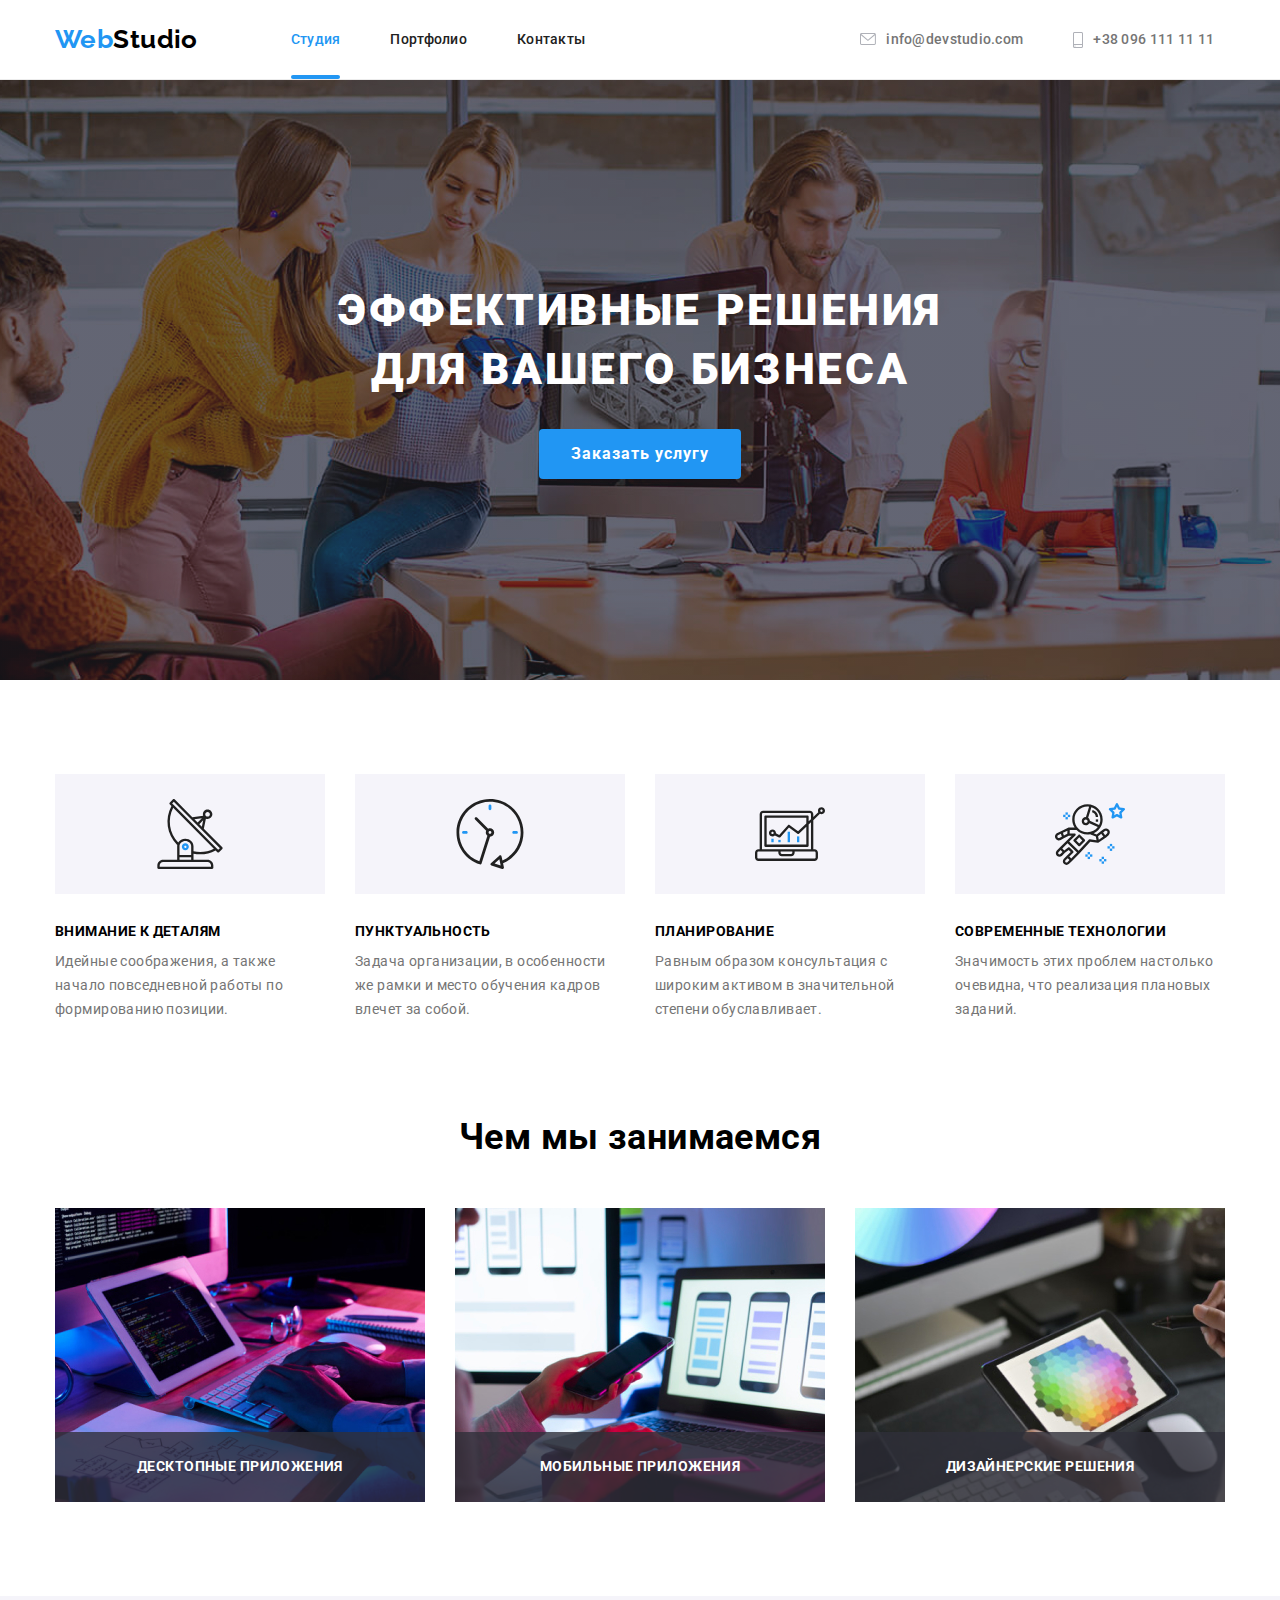
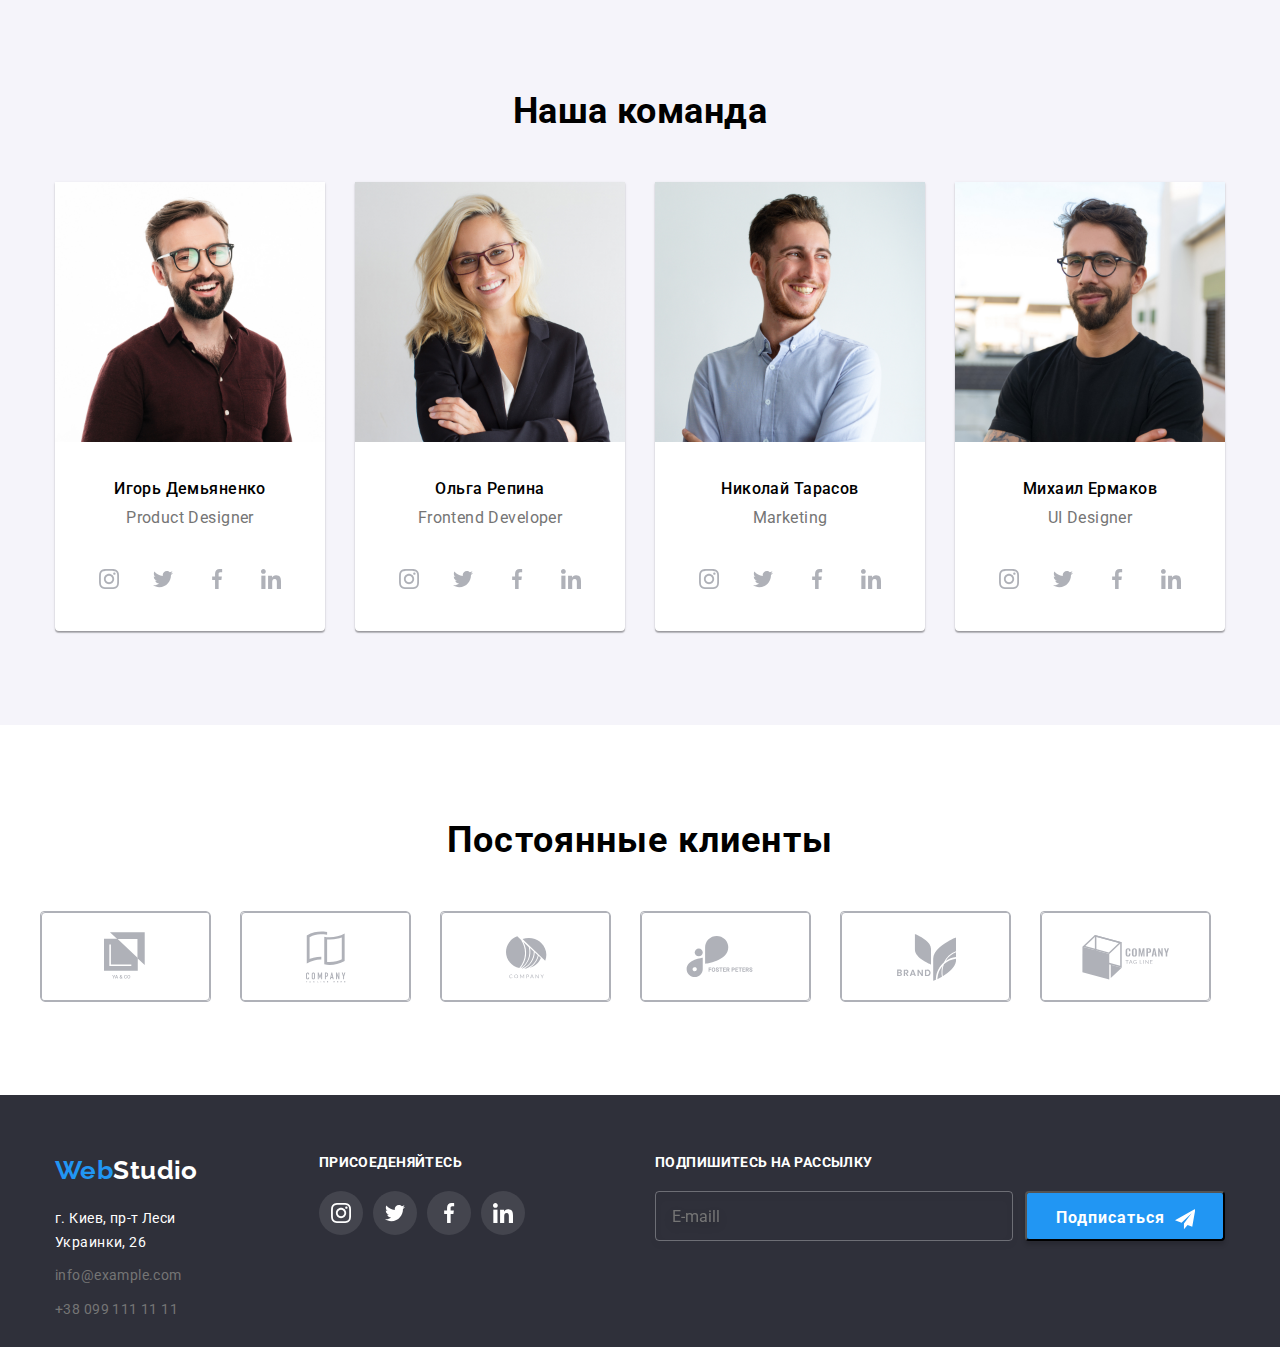
<file: index.html>
<!DOCTYPE html>
<html lang="en">
  <head>
    <meta charset="UTF-8" />
    <meta name="viewport" content="width=device-width, initial-scale=1.0" />
    <title>Студия</title>
    <link rel="preconnect" href="https://fonts.gstatic.com" />
    <link rel="stylesheet" href="https://fonts.googleapis.com/css2?family=Roboto:wght@400;500;700;900&display=swap" />
    <link rel="stylesheet" href="https://fonts.googleapis.com/css2?family=Raleway:wght@700&display=swap" />
    <link
      rel="stylesheet"
      href="https://cdnjs.cloudflare.com/ajax/libs/modern-normalize/0.2.0/modern-normalize.min.css"
    />
    <link rel="stylesheet" href="./css/styles.css" />
  </head>

  <body>
    <!--Шапка-->
    <header class="page-header">
      <div class="container nav">
        <a href=""><span class="logo">Web</span><span class="second-logo">Studio</span></a>
        <nav class="nav-menu">
          <ul class="site-nav list">
            <li class="item">
              <a class="link current" href="./index.html">Студия</a>
            </li>
            <li class="item">
              <a class="link" href="./portfolio.html">Портфолио</a>
            </li>
            <li class="item"><a class="link" href="">Контакты</a></li>
          </ul>
        </nav>
        <ul class="list address">
          <li class="link address-item">
            <a class="link contacts-link" href="mailto:">
              <svg class="icon-envelope">
                <use href="./images/sprite.svg#icon-envelope"></use>
              </svg>
              info@devstudio.com
            </a>
          </li>
          <li class="link address-item">
            <a class="link contacts-link" href="tel:+380961111111">
              <svg class="icon-smartphone">
                <use href="./images/sprite.svg#icon-smartphone"></use>
              </svg>
              +38 096 111 11 11
            </a>
          </li>
        </ul>
      </div>
    </header>
    <!--Section hero-->
    <main>
      <section class="hero overley">
        <div class="container">
          <h1 class="title-hero">Эффективные решения <br />для вашего бизнеса</h1>
          <button class="button-hero" type="button" data-modal-open>Заказать услугу</button>
        </div>
      </section>
      <!--Особенности-->
      <section class="section features">
        <div class="container">
          <h2 class="visually-hidden">О нас</h2>
          <ul class="list features-list">
            <li class="features-item antenna">
              <h3 class="features-title">Внимание к деталям</h3>
              <p class="features-text">
                Идейные соображения, а также начало повседневной работы по формированию позиции.
              </p>
            </li>
            <li class="features-item clock">
              <h3 class="features-title">Пунктуальность</h3>
              <p class="features-text">
                Задача организации, в особенности же рамки и место обучения кадров влечет за собой.
              </p>
            </li>
            <li class="features-item diagrama">
              <h3 class="features-title">Планирование</h3>
              <p class="features-text">
                Равным образом консультация с широким активом в значительной степени обуславливает.
              </p>
            </li>
            <li class="features-item astronaut">
              <h3 class="features-title">Современные технологии</h3>
              <p class="features-text">Значимость этих проблем настолько очевидна, что реализация плановых заданий.</p>
            </li>
          </ul>
        </div>
      </section>
      <!--Операции-->
      <section class="section">
        <div class="container">
          <h2 class="operation-title">Чем мы занимаемся</h2>
          <ul class="list operation-list">
            <li class="operation">
              <img src="./images/img.jpg" class="operation-img" alt="компьютер" width="370" />
              <p class="lable">Десктопные приложения</p>
            </li>
            <li class="operation">
              <img src="./images/img(2).jpg" class="operation-img" alt="планшет" width="370" />
              <p class="lable">Мобильные приложения</p>
            </li>
            <li class="operation">
              <img src="./images/img(1).jpg" class="operation-img" alt="смартфон" width="370" />
              <p class="lable">Дизайнерские решения</p>
            </li>
          </ul>
        </div>
      </section>

      <!--Команда-->
      <section class="section team">
        <div class="container">
          <h2 class="team-title">Наша команда</h2>
          <ul class="list team-list">
            <li class="team-item">
              <img src="./images/img(3).jpg" class="team-img" alt="Игорь Демьяненко" width="270" />
              <h3 class="name">Игорь Демьяненко</h3>
              <p class="position">Product Designer</p>
              <ul class="list social-icons">
                <li class="social-icons-item">
                  <a href="" class="social-icons-link" target="_blank" rel="noopener noreferrer">
                    <svg class="icon">
                      <use href="./images/sprite.svg#icon-instagram"></use>
                    </svg>
                  </a>
                </li>
                <li class="social-icons-item">
                  <a href="" class="social-icons-link" target="_blank" rel="noopener noreferrer">
                    <svg class="icon">
                      <use href="./images/sprite.svg#icon-twitter"></use>
                    </svg>
                  </a>
                </li>
                <li class="social-icons-item">
                  <a href="" class="social-icons-link" target="_blank" rel="noopener noreferrer">
                    <svg class="icon">
                      <use href="./images/sprite.svg#icon-facebook"></use>
                    </svg>
                  </a>
                </li>
                <li class="social-icons-item">
                  <a href="" class="social-icons-link" target="_blank" rel="noopener noreferrer">
                    <svg class="icon">
                      <use href="./images/sprite.svg#icon-linkedin"></use>
                    </svg>
                  </a>
                </li>
              </ul>
            </li>
            <li class="team-item">
              <img src="./images/img(4).jpg" class="team-img" alt="Ольга Репина" width="270" />
              <h3 class="name">Ольга Репина</h3>
              <p class="position">Frontend Developer</p>
              <ul class="list social-icons">
                <li class="social-icons-item">
                  <a href="" class="social-icons-link" target="_blank" rel="noopener noreferrer">
                    <svg class="icon">
                      <use href="./images/sprite.svg#icon-instagram"></use>
                    </svg>
                  </a>
                </li>
                <li class="social-icons-item">
                  <a href="" class="social-icons-link" target="_blank" rel="noopener noreferrer">
                    <svg class="icon">
                      <use href="./images/sprite.svg#icon-twitter"></use>
                    </svg>
                  </a>
                </li>
                <li class="social-icons-item">
                  <a href="" class="social-icons-link" target="_blank" rel="noopener noreferrer">
                    <svg class="icon">
                      <use href="./images/sprite.svg#icon-facebook"></use>
                    </svg>
                  </a>
                </li>
                <li class="social-icons-item">
                  <a href="" class="social-icons-link" target="_blank" rel="noopener noreferrer">
                    <svg class="icon">
                      <use href="./images/sprite.svg#icon-linkedin"></use>
                    </svg>
                  </a>
                </li>
              </ul>
            </li>
            <li class="team-item">
              <img src="./images/img(5).jpg" class="team-img" alt="Николай Тарасов" width="270" />
              <h3 class="name">Николай Тарасов</h3>
              <p class="position">Marketing</p>
              <ul class="list social-icons">
                <li class="social-icons-item">
                  <a href="" class="social-icons-link" target="_blank" rel="noopener noreferrer">
                    <svg class="icon">
                      <use href="./images/sprite.svg#icon-instagram"></use>
                    </svg>
                  </a>
                </li>
                <li class="social-icons-item">
                  <a href="" class="social-icons-link" target="_blank" rel="noopener noreferrer">
                    <svg class="icon">
                      <use href="./images/sprite.svg#icon-twitter"></use>
                    </svg>
                  </a>
                </li>
                <li class="social-icons-item">
                  <a href="" class="social-icons-link" target="_blank" rel="noopener noreferrer">
                    <svg class="icon">
                      <use href="./images/sprite.svg#icon-facebook"></use>
                    </svg>
                  </a>
                </li>
                <li class="social-icons-item">
                  <a href="" class="social-icons-link" target="_blank" rel="noopener noreferrer">
                    <svg class="icon">
                      <use href="./images/sprite.svg#icon-linkedin"></use>
                    </svg>
                  </a>
                </li>
              </ul>
            </li>
            <li class="team-item">
              <img src="./images/img(6).jpg" class="team-img" alt="Михаил Ермаков" width="270" />
              <h3 class="name">Михаил Ермаков</h3>
              <p class="position">UI Designer</p>
              <ul class="list social-icons">
                <li class="social-icons-item">
                  <a href="" class="social-icons-link" target="_blank" rel="noopener noreferrer">
                    <svg class="icon">
                      <use href="./images/sprite.svg#icon-instagram"></use>
                    </svg>
                  </a>
                </li>
                <li class="social-icons-item">
                  <a href="" class="social-icons-link" target="_blank" rel="noopener noreferrer">
                    <svg class="icon">
                      <use href="./images/sprite.svg#icon-twitter"></use>
                    </svg>
                  </a>
                </li>
                <li class="social-icons-item">
                  <a href="" class="social-icons-link" target="_blank" rel="noopener noreferrer">
                    <svg class="icon">
                      <use href="./images/sprite.svg#icon-facebook"></use>
                    </svg>
                  </a>
                </li>
                <li class="social-icons-item">
                  <a href="" class="social-icons-link" target="_blank" rel="noopener noreferrer">
                    <svg class="icon">
                      <use href="./images/sprite.svg#icon-linkedin"></use>
                    </svg>
                  </a>
                </li>
              </ul>
            </li>
          </ul>
        </div>
      </section>
      <!--Клиенты-->
      <section class="clients">
        <div class="container">
          <h2 class="clients-title">Постоянные клиенты</h2>
          <ul class="clients-list list">
            <li class="items">
              <a href="" class="client-section-link">
                <svg class="client-icon" width="45" height="50">
                  <use href="./images/sprite.svg#icon-logo1"></use>
                </svg>
              </a>
            </li>
            <li class="items">
              <a href="" class="client-section-link">
                <svg class="client-icon" width="40" height="52">
                  <use href="./images/sprite.svg#icon-logo2"></use>
                </svg>
              </a>
            </li>
            <li class="items">
              <a href="" class="client-section-link">
                <svg class="client-icon" width="41" height="43">
                  <use href="./images/sprite.svg#icon-logo3"></use>
                </svg>
              </a>
            </li>
            <li class="items">
              <a href="" class="client-section-link">
                <svg class="client-icon" width="80" height="42">
                  <use href="./images/sprite.svg#icon-logo4"></use>
                </svg>
              </a>
            </li>
            <li class="items">
              <a href="" class="client-section-link">
                <svg class="client-icon" width="59" height="47">
                  <use href="./images/sprite.svg#icon-logo5"></use>
                </svg>
              </a>
            </li>
            <li class="items">
              <a href="" class="client-section-link">
                <svg class="client-icon" width="88" height="45">
                  <use href="./images/sprite.svg#icon-logo6"></use>
                </svg>
              </a>
            </li>
          </ul>
        </div>
      </section>
    </main>
    <!--Подвал-->
    <footer class="bottom">
      <div class="container">
        <div class="footer-container">
          <a href="/" class="logo-bottom">
            <span class="logo">Web</span><span class="second-logo-footer">Studio</span>
          </a>
          <address class="address-container">
            <ul class="list">
              <li class="footer-contact">
                <span class="street"> г. Киев, пр-т Леси Украинки, 26</span>
              </li>

              <li class="footer-contact">
                <a class="mail-footer" href="mailto:info@example.com">info@example.com</a>
              </li>

              <li class="footer-contact">
                <a class="tel-footer" href="tel:+380991111111">+38 099 111 11 11</a>
              </li>
            </ul>
          </address>
        </div>
        <div class="contact">
          <h3 class="social-title">Присоеденяйтесь</h3>
          <ul class="list social-list">
            <li class="social-item">
              <a href="" class="social-link" target="_blank" rel="noopener noreferrer">
                <svg class="social-icon">
                  <use href="./images/sprite.svg#icon-instagram"></use>
                </svg>
              </a>
            </li>
            <li class="social-item">
              <a href="" class="social-link" target="_blank" rel="noopener noreferrer">
                <svg class="social-icon">
                  <use href="./images/sprite.svg#icon-twitter"></use>
                </svg>
              </a>
            </li>
            <li class="social-item">
              <a href="" class="social-link" target="_blank" rel="noopener noreferrer">
                <svg class="social-icon">
                  <use href="./images/sprite.svg#icon-facebook"></use>
                </svg>
              </a>
            </li>
            <li class="social-item">
              <a href="" class="social-link" target="_blank" rel="noopener noreferrer">
                <svg class="social-icon">
                  <use href="./images/sprite.svg#icon-linkedin"></use>
                </svg>
              </a>
            </li>
          </ul>
        </div>
        <div class="e-mail-input">
          <h3 class="input-title">Подпишитесь на рассылку</h3>
          <form>
            <input type="text" name="maill" placeholder="E-maill" required class="input-footer" />
            <button type="submit" class="button-input">
              <span class="text-button">
                Подписаться
                <svg class="icon-send">
                  <use href="./images/sprite.svg#icon-icon-send"></use>
                </svg>
              </span>
            </button>
          </form>
        </div>
      </div>
    </footer>
    <div class="backdrop is-hidden" data-modal>
      <div class="modal">
        <button class="close" data-modal-close>
          <svg class="close-icon" width="18" height="18"><use href="./images/sprite.svg#icon-close"></use></svg>
        </button>
        <form class="modal-form">
          <p class="modal-title">Оставьте свои данные, мы вам перезвоним</p>
          <div class="form-modal-input">
            <label for="name">Имя</label>
            <input type="name" name="name" id="name" class="modal-input" required autocomplete="off" />
            <svg class="modal-icon">
              <use href="./images/sprite.svg#icon-person"></use>
            </svg>
          </div>
          <div class="form-modal-input">
            <label for="tel">Телефон</label>
            <input type="tel" name="tel" id="tel" class="modal-input" required />
            <svg class="modal-icon">
              <use href="./images/sprite.svg#icon-phone"></use>
            </svg>
          </div>
          <div class="form-modal-input">
            <label for="mail">Почта</label>
            <input type="mail" name="mail" id="mail" class="modal-input" autocomplete="off" />
            <svg class="modal-icon">
              <use href="./images/sprite.svg#icon-email"></use>
            </svg>
          </div>
          <div class="form-modal-input">
            <label for="comment">Комментарий</label>
            <textarea class="comment-form" id="comment" placeholder="Введите текст" rows="6"></textarea>
          </div>
          <div class="form-check">
            <label>
              <input type="checkbox" class="input-check" />
              <span class="check-icon"></span>
              Соглашаюсь с рассылкой и принимаю
              <a href="" class="label-link">Условия договора</a>
            </label>
          </div>
          <button type="submit" class="form-button">Отправить</button>
        </form>
      </div>
    </div>
    <script src="./js/modal.js"></script>
  </body>
</html>
</file>
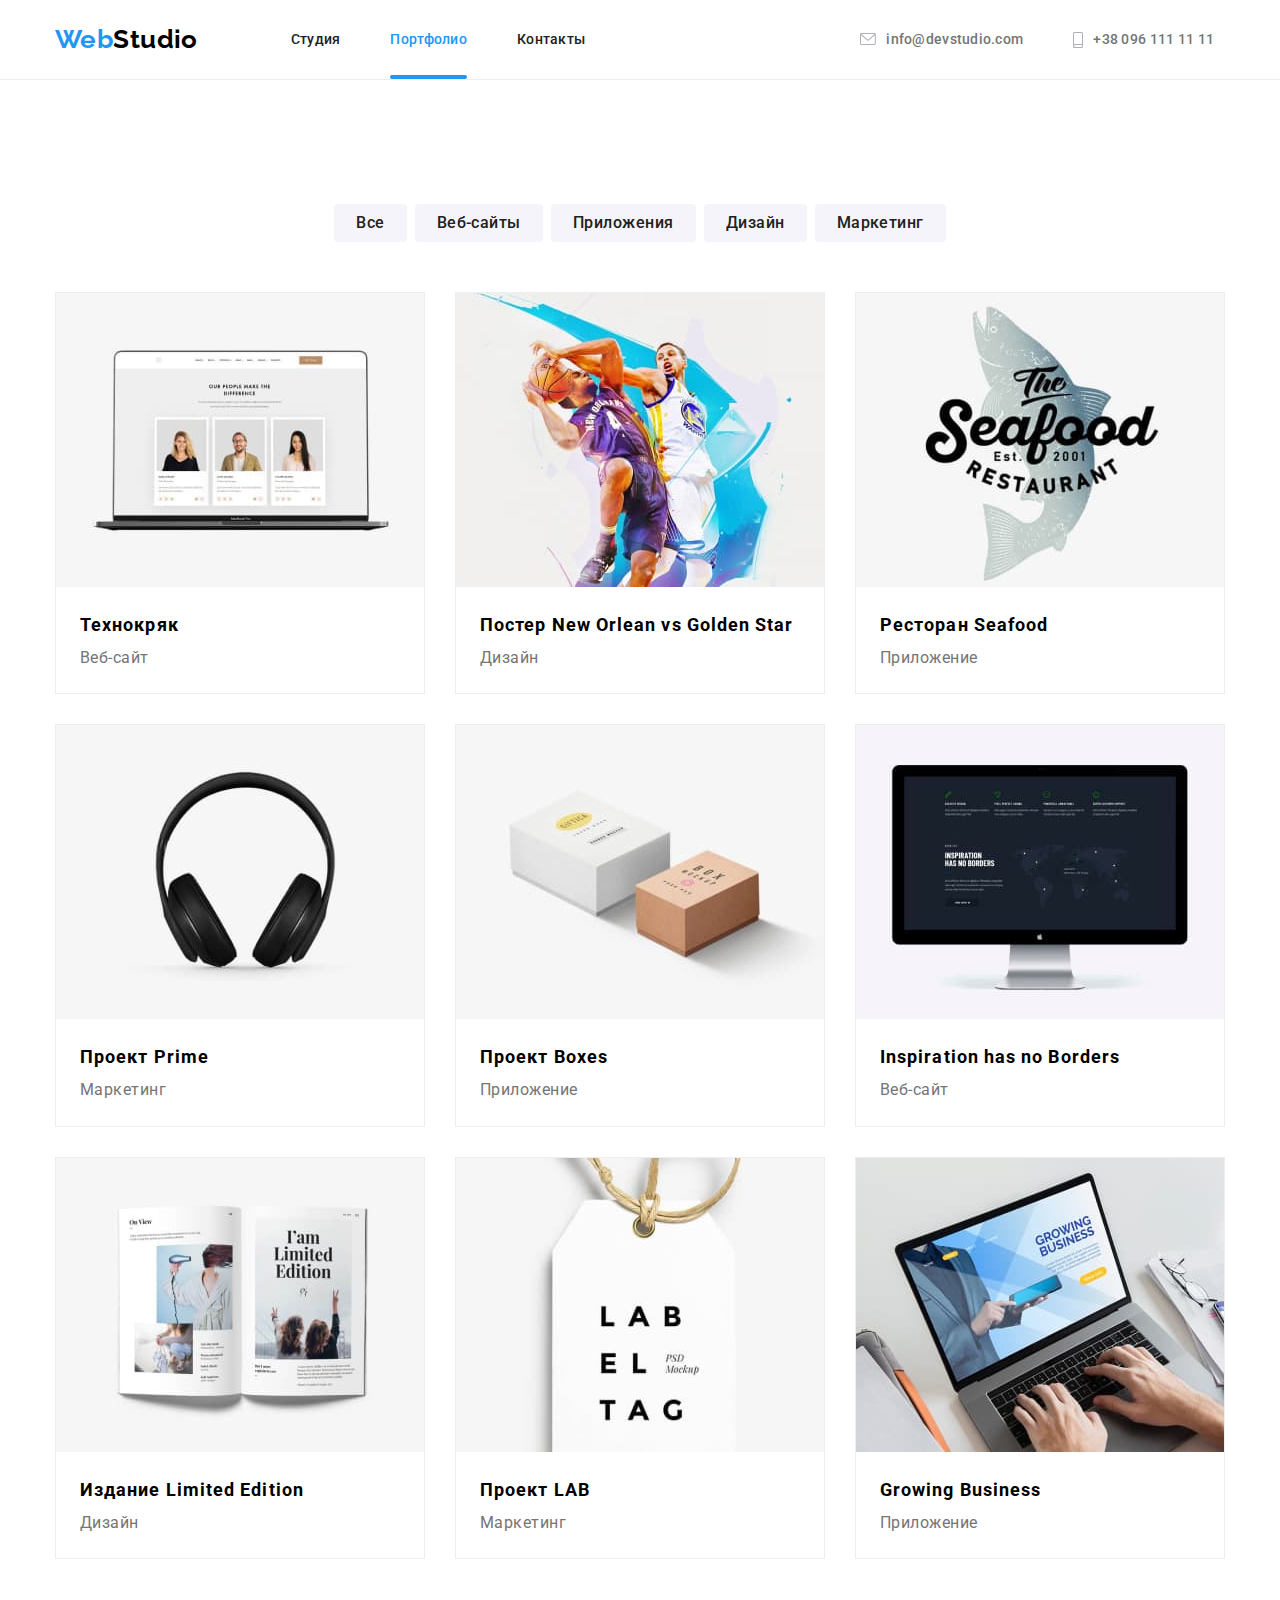
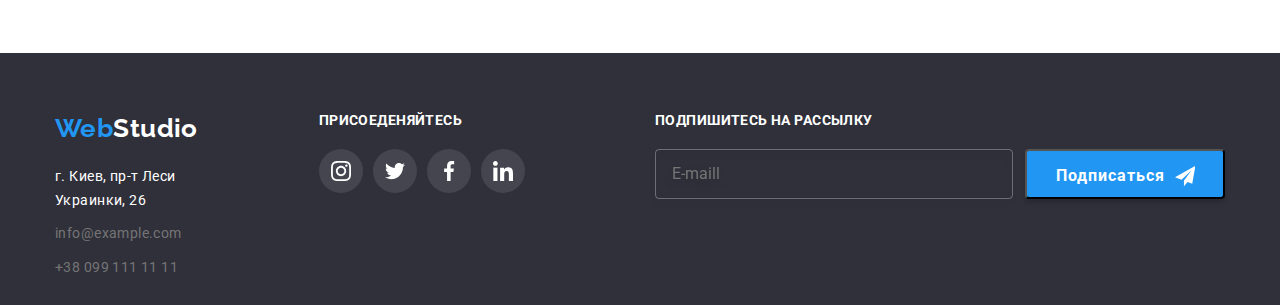
<file: portfolio.html>
<!DOCTYPE html>
<html lang="en">
  <head>
    <meta charset="UTF-8" />
    <meta http-equiv="X-UA-Compatible" content="IE=edge" />
    <meta name="viewport" content="width=device-width, initial-scale=1.0" />
    <title>Portfolio</title>
    <link rel="preconnect" href="https://fonts.gstatic.com" />
    <link rel="stylesheet" href="https://fonts.googleapis.com/css2?family=Roboto:wght@400;500;700;900&display=swap" />
    <link rel="stylesheet" href="https://fonts.googleapis.com/css2?family=Raleway:wght@700&display=swap" />
    <link
      rel="stylesheet"
      href="https://cdnjs.cloudflare.com/ajax/libs/modern-normalize/0.2.0/modern-normalize.min.css"
    />
    <link rel="stylesheet" href="./css/styles.css" />
  </head>
  <body>
    <!--Шапка-->
    <header class="page-header">
      <div class="container nav">
        <a href=""><span class="logo">Web</span><span class="second-logo">Studio</span></a>
        <nav class="nav-menu">
          <ul class="site-nav list">
            <li class="item"><a class="link" href="./index.html">Студия</a></li>
            <li class="item"><a class="link current" href="">Портфолио</a></li>
            <li class="item"><a class="link" href="">Контакты</a></li>
          </ul>
        </nav>
        <ul class="list address">
          <li class="link address-item">
            <a class="link contacts-link" href="mailto:">
              <svg class="icon-envelope">
                <use href="./images/sprite.svg#icon-envelope"></use>
              </svg>
              info@devstudio.com
            </a>
          </li>
          <li class="link address-item">
            <a class="link contacts-link" href="tel:+380961111111">
              <svg class="icon-smartphone">
                <use href="./images/sprite.svg#icon-smartphone"></use>
              </svg>
              +38 096 111 11 11
            </a>
          </li>
        </ul>
      </div>
    </header>
    <!--Главная-->
    <main>
      <section class="section projects">
        <div class="container">
          <h1 class="visually-hidden">Проекты</h1>

          <ul class="list buttons-block">
            <li class="buttons-item"><button class="portfolio-button" type="button">Все</button></li>
            <li class="buttons-item">
              <button class="portfolio-button" type="button">Веб-сайты</button>
            </li>
            <li class="buttons-item">
              <button class="portfolio-button" type="button">Приложения</button>
            </li>
            <li class="buttons-item">
              <button class="portfolio-button" type="button">Дизайн</button>
            </li>
            <li class="buttons-item">
              <button class="portfolio-button" type="button">Маркетинг</button>
            </li>
          </ul>

          <ul class="list projects-list">
            <li class="project-item">
              <a href="" class="project-link link">
                <div class="tumb">
                  <img src="./images/portfolio/img1.jpg" alt="фото на мониторе" class="project-img" width="370" />
                  <p class="overlay-project">
                    Технокряк это современная площадка распространения коронавируса. Компании используют эту платформу
                    для цифрового шпионажа и атак на защищённые сервера конкурентов.
                  </p>
                </div>
                <div class="projects-text">
                  <h2 class="product-name">Технокряк</h2>
                  <p class="product-description">Веб-сайт</p>
                </div>
              </a>
            </li>
            <li class="project-item">
              <a href="" class="project-link link">
                <div class="tumb">
                  <img src="./images/portfolio/img2.jpg" alt="баскетболисты" class="project-img" width="370" />
                  <p class="overlay-project">
                    Технокряк это современная площадка распространения коронавируса. Компании используют эту платформу
                    для цифрового шпионажа и атак на защищённые сервера конкурентов.
                  </p>
                </div>
                <div class="projects-text">
                  <h2 class="product-name">Постер New Orlean vs Golden Star</h2>
                  <p class="product-description">Дизайн</p>
                </div>
              </a>
            </li>
            <li class="project-item">
              <a href="" class="project-link link"
                ><div class="tumb">
                  <img src="./images/portfolio/img3.jpg" alt="ємблема ресторана" class="project-img" width="370" />
                  <p class="overlay-project">
                    Технокряк это современная площадка распространения коронавируса. Компании используют эту платформу
                    для цифрового шпионажа и атак на защищённые сервера конкурентов.
                  </p>
                </div>
                <div class="projects-text">
                  <h2 class="product-name">Ресторан Seafood</h2>
                  <p class="product-description">Приложение</p>
                </div>
              </a>
            </li>
            <li class="project-item">
              <a href="" class="project-link link"
                ><div class="tumb">
                  <img src="./images/portfolio/img4.jpg" alt="наушники" class="project-img" width="370" />
                  <p class="overlay-project">
                    Технокряк это современная площадка распространения коронавируса. Компании используют эту платформу
                    для цифрового шпионажа и атак на защищённые сервера конкурентов.
                  </p>
                </div>
                <div class="projects-text">
                  <h2 class="product-name">Проект Prime</h2>
                  <p class="product-description">Маркетинг</p>
                </div>
              </a>
            </li>
            <li class="project-item">
              <a href="" class="project-link link"
                ><div class="tumb">
                  <img src="./images/portfolio/img5.jpg" alt="коробки" class="project-img" width="370" />
                  <p class="overlay-project">
                    Технокряк это современная площадка распространения коронавируса. Компании используют эту платформу
                    для цифрового шпионажа и атак на защищённые сервера конкурентов.
                  </p>
                </div>
                <div class="projects-text">
                  <h2 class="product-name">Проект Boxes</h2>
                  <p class="product-description">Приложение</p>
                </div>
              </a>
            </li>
            <li class="project-item">
              <a href="" class="project-link link"
                ><div class="tumb">
                  <img src="./images/portfolio/img6.jpg" alt="монитор" class="project-img" width="370" />
                  <p class="overlay-project">
                    Технокряк это современная площадка распространения коронавируса. Компании используют эту платформу
                    для цифрового шпионажа и атак на защищённые сервера конкурентов.
                  </p>
                </div>
                <div class="projects-text">
                  <h2 class="product-name">Inspiration has no Borders</h2>
                  <p class="product-description">Веб-сайт</p>
                </div>
              </a>
            </li>
            <li class="project-item">
              <a href="" class="project-link link"
                ><div class="tumb">
                  <img src="./images/portfolio/img7.jpg" alt="журнал" class="project-img" width="370" />
                  <p class="overlay-project">
                    Технокряк это современная площадка распространения коронавируса. Компании используют эту платформу
                    для цифрового шпионажа и атак на защищённые сервера конкурентов.
                  </p>
                </div>
                <div class="projects-text">
                  <h2 class="product-name">Издание Limited Edition</h2>
                  <p class="product-description">Дизайн</p>
                </div>
              </a>
            </li>
            <li class="project-item">
              <a href="" class="project-link link"
                ><div class="tumb">
                  <img src="./images/portfolio/img8.jpg" alt="бирка" class="project-img" width="370" />
                  <p class="overlay-project">
                    Технокряк это современная площадка распространения коронавируса. Компании используют эту платформу
                    для цифрового шпионажа и атак на защищённые сервера конкурентов.
                  </p>
                </div>
                <div class="projects-text">
                  <h2 class="product-name">Проект LAB</h2>
                  <p class="product-description">Маркетинг</p>
                </div>
              </a>
            </li>
            <li class="project-item">
              <a href="" class="project-link link"
                ><div class="tumb">
                  <img src="./images/portfolio/img9.jpg" alt="ноутбкук" class="project-img" width="370" />
                  <p class="overlay-project">
                    Технокряк это современная площадка распространения коронавируса. Компании используют эту платформу
                    для цифрового шпионажа и атак на защищённые сервера конкурентов.
                  </p>
                </div>
                <div class="projects-text">
                  <h2 class="product-name">Growing Business</h2>
                  <p class="product-description">Приложение</p>
                </div>
              </a>
            </li>
          </ul>
        </div>
      </section>
    </main>
    <!--Подвал-->
    <footer class="bottom">
      <div class="container">
        <div class="footer-container">
          <a href="/" class="logo-bottom"
            ><span class="logo">Web</span><span class="second-logo-footer">Studio</span></a
          >
          <address class="address-container">
            <ul class="list">
              <li class="footer-contact"><span class="street"> г. Киев, пр-т Леси Украинки, 26</span></li>

              <li class="footer-contact"><a class="mail-footer" href="mailto:info@example.com">info@example.com</a></li>

              <li class="footer-contact"><a class="tel-footer" href="tel:+380991111111">+38 099 111 11 11</a></li>
            </ul>
          </address>
        </div>
        <div class="contact">
          <h3 class="social-title">Присоеденяйтесь</h3>
          <ul class="list social-list">
            <li class="social-item">
              <a href="" class="social-link" target="_blank" rel="noopener noreferrer">
                <svg class="social-icon">
                  <use href="./images/sprite.svg#icon-instagram"></use>
                </svg>
              </a>
            </li>
            <li class="social-item">
              <a href="" class="social-link" target="_blank" rel="noopener noreferrer">
                <svg class="social-icon">
                  <use href="./images/sprite.svg#icon-twitter"></use>
                </svg>
              </a>
            </li>
            <li class="social-item">
              <a href="" class="social-link" target="_blank" rel="noopener noreferrer">
                <svg class="social-icon">
                  <use href="./images/sprite.svg#icon-facebook"></use>
                </svg>
              </a>
            </li>
            <li class="social-item">
              <a href="" class="social-link" target="_blank" rel="noopener noreferrer">
                <svg class="social-icon">
                  <use href="./images/sprite.svg#icon-linkedin"></use>
                </svg>
              </a>
            </li>
          </ul>
        </div>
        <div class="e-mail-input">
          <h3 class="input-title">Подпишитесь на рассылку</h3>
          <form>
            <input type="text" name="maill" placeholder="E-maill" class="input-footer" />
            <button type="submit" class="button-input">
              <span class="text-button">
                Подписаться
                <svg class="icon-send">
                  <use href="./images/sprite.svg#icon-icon-send"></use>
                </svg>
              </span>
            </button>
          </form>
        </div>
      </div>
    </footer>
  </body>
</html>
</file>
<file: css/styles.css>
h1,
h2,
h3,
p,
ul {
  margin: 0;
  padding: 0;
  border: 0;
  font-size: 100%;
  font: inherit;
  vertical-align: baseline;
}
html {
  box-sizing: border-box;
}
:root {
  --primary-text-color: #757575;
  --title-text-color: #212121;
  --accent-color: #2196f3;
  --primary-white-color: #ffffff;
  --animation: 250ms cubic-bezier(0.4, 0, 0.2, 1);
}
a {
  text-decoration: none;
  font-style: normal;
}
body {
  background-color: var(--primary-white-color);
  color: var(--primary-text-color);
  font-family: Roboto, sans-serif;
  font-style: normal;
  font-weight: normal;
  font-size: 14px;
  line-height: 24px;
  letter-spacing: 0.03em;
}
.container {
  width: 1200px;
  margin: 0 auto;
  padding: 0 15px;
}
.section {
  padding: 94px 0;
}

/* Шапка*/
.page-header {
  display: flex;
  padding: 20px 0;
  height: 80px;
  border-bottom: 1px solid #ececec;
}

.page-header .container {
  display: flex;
  justify-content: flex-start;
  align-items: center;
}
.page-header {
  display: flex;
  padding: 20px 0;
  height: 80px;
  border-bottom: 1px solid #ececec;
  position: relative;
}
.site-nav {
  display: flex;
  margin-left: 93px;
}

.logo {
  font-family: Raleway;
  font-style: normal;
  font-weight: bold;
  font-size: 26px;
  line-height: 1.19;
  color: var(--accent-color);
}
.second-logo {
  font-family: Raleway;
  font-style: normal;
  font-weight: bold;
  font-size: 26px;
  line-height: 1.19px;
  color: black;
}

.site-nav .link {
  color: var(--title-text-color);
  font-weight: 500;
  font-size: 14px;
  line-height: 1.14;
  letter-spacing: 0.02em;
  transition: var(--animation);
}
.site-nav .current {
  color: var(--accent-color);
}

.current {
  display: flex;
  flex-direction: column;
  justify-content: center;
  color: var(--accent-color);
  height: 100%;
  position: relative;
}

.current::after {
  content: '';
  height: 4px;
  border-radius: 2px;
  background-color: var(--accent-color);
  color: var(--accent-color);
  margin-top: 28px;
  width: 100%;
  display: block;
}

.site-nav .link:hover,
:focus {
  color: var(--accent-color);
}
.nav {
  display: flex;
  flex-direction: row;
  align-items: baseline;
}
.nav-menu {
  margin-left: 93px;
  margin-right: 275px;
  margin-top: 32px;
}
.site-nav {
  display: flex;
  font-weight: 500;
  line-height: 1.14;
  letter-spacing: 0.02em;
}
.site-nav .item:not(:last-child) {
  margin-right: 50px;
}

.contacts-link {
  color: var(--primary-text-color);
}
.contacts-link:focus,
.contacts-link:hover {
  color: var(--accent-color);
}
.contacts-link:hover .icon-envelope,
.contacts-link:focus .icon-envelope,
.contacts-link:hover .icon-smartphone,
.contacts-link:focus .icon-smartphone {
  fill: var(--accent-color);
}

.address {
  display: flex;
  margin-left: auto;
}
.contacts-link {
  display: flex;
  align-items: center;
  padding-top: 7px;
  padding-bottom: 7px;

  font-weight: 500;
  line-height: 1.14;
  letter-spacing: 0.02em;
  transition: var(--animation);
}
.icon-envelope {
  width: 16px;
  height: 12px;
  margin-right: 10px;
  fill: #afb1b8;
  transition: var(--animation);
}
.icon-smartphone {
  margin-right: 10px;
  fill: #afb1b8;
  width: 10px;
  height: 16px;
  transition: var(--animation);
}
.address-item:not(:last-child) {
  margin-right: 50px;
}

.address-item:first-child {
  padding-left: 0;
}
.address-item {
  padding-top: 7px;
  padding-bottom: 7px;
  color: var(--secondary-text);
  font-weight: 500;
  line-height: 1.14;
  letter-spacing: 0.02em;
}

.list {
  list-style: none;
  margin: 0;
  padding: 0;
}
.visually-hidden {
  position: absolute !important;
  clip: rect(1px 1px 1px 1px);
  clip: rect(1px, 1px, 1px, 1px);
  padding: 0 !important;
  border: 0 !important;
  height: 1px !important;
  width: 1px !important;
  overflow: hidden;
}
/*section hero*/
.hero {
  height: 600px;
  padding-top: 200px;
  padding-bottom: 200px;
  text-align: center;
  background-color: #2f303a;
}
.title-hero {
  font-weight: 900;
  font-size: 44px;
  line-height: 1.34;
  text-align: center;
  letter-spacing: 0.06em;
  text-transform: uppercase;
  color: var(--primary-white-color);
  margin-top: 0;
  margin-bottom: 30px;
}
.button-hero {
  background-color: var(--accent-color);
  color: var(--primary-white-color);
  cursor: pointer;
  font-family: inherit;
  font-weight: 700;
  font-size: 16px;
  line-height: 1.87;
  align-items: center;
  letter-spacing: 0.06em;

  padding: 10px 32px;
  border-radius: 4px;
  border: none;
}
.overley {
  display: flex;
  align-items: center;
  height: 600px;
  margin-left: auto;
  margin-right: auto;
  background-image: linear-gradient(to right, rgba(47, 48, 58, 0.4), rgba(47, 48, 58, 0.4)), url(../images/hero.jpg);
  background-repeat: no-repeat;
  background-position: center;
  background-size: cover;
}
.hero {
  display: flex;
  justify-content: center;
}
h1,
h2,
h3 {
  color: black;
}
/* Портфолио*/
.buttons-block {
  display: flex;
  justify-content: center;
  margin-bottom: 50px;
}
.portfolio-button {
  background-color: #f5f4fa;
  color: var(--title-text-color);
  cursor: pointer;
  font-family: inherit;
  font-weight: 500;
  font-size: 16px;
  line-height: 1.63;

  letter-spacing: 0.03em;
  display: inline-block;
  margin-top: 30px;
  padding: 6px 22px;
  border-radius: 4px;
  border: none;
  margin-right: 8px;
  transition: var(--animation);
}
.buttons-item:last-child button {
  margin-right: 0;
}
.portfolio-button:focus,
.portfolio-button:hover {
  background-color: var(--accent-color);
  color: var(--primary-white-color);
}
.portfolio-button:focus,
.portfolio-button:hover {
  filter: drop-shadow(0px 4px 4px rgba(0, 0, 0, 0.25));
}
.tumb {
  position: relative;
  overflow: hidden;
  height: 294px;
}
.overlay-project {
  position: absolute;
  bottom: 0;
  left: 0;
  background-color: rgba(33, 150, 243, 0.9);
  width: 100%;
  height: 100%;
  color: var(--primary-white-color);
  padding: 63px 24px;
  font-weight: normal;
  font-size: 18px;
  line-height: 28px;
  letter-spacing: 0.03em;
  transform: translateY(100%);
  transition: var(--animation);
}
.project-item:hover .overlay-project {
  transform: translateY(0);
}
.project-item:focus .overlay-project {
  transform: translateY(0);
}
.projects-list {
  display: flex;
  flex-wrap: wrap;
}
.projects-text {
  padding: 0 24px;
  margin-top: 20px;
}
.project-item {
  display: block;
  width: calc((100% - 60px) / 3);
  margin-right: 30px;
  margin-bottom: 30px;

  border: 1px solid #eeeeee;
  background: #ffffff;
  box-sizing: border-box;
}
.project-link {
  display: block;
  padding-bottom: 20px;
}
.project-item:nth-child(3n) {
  margin-right: 0;
}

.project-item:nth-last-child(-n + 3) {
  margin-bottom: 0;
}
.project-item:hover {
  box-shadow: 0px 1px 1px rgba(0, 0, 0, 0.12), 0px 4px 4px rgba(0, 0, 0, 0.06), 1px 4px 6px rgba(0, 0, 0, 0.16);
}
.product-name {
  font-weight: 700;
  font-size: 18px;
  line-height: 2;
  letter-spacing: 0.06em;
}

.product-description {
  font-size: 16px;
  line-height: 1.89;
  letter-spacing: 0.03em;
  color: var(--primary-text-color);
}
/* Особенности*/
.features-list {
  display: flex;
  justify-content: space-between;
}
.features-item {
  min-width: 270px;
  max-width: 270px;
}
.features-list .features-item::before {
  display: block;
  content: '';
  height: 120px;
  background-color: #f5f4fa;
  background-position: center;
  background-repeat: no-repeat;
  margin-bottom: 30px;
}
.antenna::before {
  background-image: url(../images/icons/antenna.svg);
}
.clock::before {
  background-image: url(../images/icons/clock.svg);
}
.diagrama::before {
  background-image: url(../images/icons/diagram.svg);
}
.astronaut::before {
  background-image: url(../images/icons/astronaut.svg);
}
.features-list .features-item:not(:last-child) {
  margin-right: 30px;
}

.features-title {
  font-weight: 700;
  line-height: 1.14;
  text-transform: uppercase;
  margin-bottom: 10px;
}
.features-text {
  font-style: normal;
  font-weight: normal;
  font-size: 14px;
  line-height: 1.71;
  color: #757575;
  letter-spacing: 0.03em;
}

.section.features {
  padding-bottom: 0;
}
/*Операции*/
.operation-title {
  font-weight: 700;
  font-size: 36px;
  line-height: 1.17;
  text-align: center;
  margin-bottom: 50px;
}
.operation-list {
  display: flex;
  justify-content: space-between;
  height: 294px;
}
.operation {
  position: relative;
}
.lable {
  position: absolute;
  font-size: 14px;
  letter-spacing: 3%;
  font-weight: 700;
  line-height: 1.14;
  text-transform: uppercase;
  width: 100%;
  bottom: 0;
  color: #ffffff;
  display: flex;
  justify-content: center;
  align-items: center;
  width: 370px;
  height: 70px;
  background-color: rgba(47, 48, 58, 0.8);
}
/* Kоманда */
.team {
  background-color: #f5f4fa;
}

.team-title {
  font-weight: 700;
  font-size: 36px;
  line-height: 1.17;
  text-align: center;
  margin-bottom: 50px;
}
.team-list {
  display: flex;
  justify-content: space-between;
}
.team-item {
  text-align: center;
  background-color: white;
  box-shadow: 0px 1px 3px rgba(0, 0, 0, 0.12), 0px 1px 1px rgba(0, 0, 0, 0.14), 0px 2px 1px rgba(0, 0, 0, 0.2);
  border-radius: 0px 0px 4px 4px;
}
.team-img {
  margin-bottom: 30px;
}
.name {
  font-weight: 500;
  font-size: 16px;
  line-height: 1.2;
  margin-bottom: 10px;
}
.position {
  font-size: 16px;
  line-height: 1.2;
  margin-bottom: 30px;
  color: #757575;
}
.social-icons {
  display: inline-flex;
  margin: 0px 32px 30px 32px;
}
.social-icons-item + .social-icons-item {
  margin-left: 10px;
}
.social-icons-link {
  display: flex;
  justify-content: center;
  align-items: center;
  width: 44px;
  height: 44px;
  border-radius: 50%;
  transition: var(--animation);
}

.social-icons .icon {
  width: 20px;
  height: 20px;
  fill: #afb1b8;
  transition: var(--animation);
}
.social-icons-link:hover,
.social-icons-link:focus {
  background-color: var(--accent-color);
}
.social-icons-link:hover .icon,
.social-icons-link:focus .icon {
  fill: var(--primary-white-color);
}
/*Клиенты*/
.clients {
  padding-top: 94px;
  padding-bottom: 94px;
}
.clients-title {
  margin-bottom: 50px;
  font-weight: 700;
  font-size: 36px;
  line-height: 42px;
  text-align: center;
  letter-spacing: 0.03em;
}
.clients-list {
  display: flex;
  justify-content: center;
  align-items: center;
}
.items {
  width: 170px;
  height: 90px;
  border: 1px solid #afb1b8;
  box-sizing: border-box;
  border-radius: 4px;
}
.client-section-link {
  display: flex;
  justify-content: center;
  align-items: center;
  width: 170px;
  height: 90px;
  fill: #afb1b8;
  border: 1px solid #afb1b8;
  box-sizing: border-box;
  border-radius: 4px;
  transition: var(--animation);
}
.clients-list .items {
  margin-right: 30px;
}
.client-section-link:hover,
.client-section-link:focus {
  fill: var(--accent-color);
}
.client-section-link:hover,
.client-section-link:focus {
  border: 1px solid var(--accent-color);
}

/*Подвал*/
.bottom {
  background-color: #2f303a;
  color: var(--primary-white-color);
  height: 252px;
  padding: 60px 0 60px 0;
}
.bottom {
  display: flex;
}

.second-logo-footer {
  font-family: Raleway;
  font-style: normal;
  font-weight: bold;
  font-size: 26px;
  line-height: 1.19px;
  color: var(--primary-white-color);
  text-decoration: none;
}
.logo-bottom {
  display: inline-block;
  margin-bottom: 20px;
}
.street {
  font-style: normal;
  padding-bottom: 9px;
}

.mail-footer,
.tel-footer {
  color: var(--primary-text-color);
  font-style: normal;
  font-weight: 400;
  font-size: 14px;
  line-height: 1.7;
  letter-spacing: 0.03em;
  margin-bottom: 9px;
  transition: var(--animation);
}
.mail-footer:focus,
.mail-footer:hover,
.tel-footer:hover,
.tel-footer:focus {
  color: var(--accent-color);
}

.social-title {
  font-weight: bold;
  font-size: 14px;
  line-height: 1.14;
  text-transform: uppercase;
  margin-bottom: 20px;
  color: #ffffff;
}

.contact {
  display: inline-block;
  flex-basis: calc((50% - 45px) / 2);
  margin-left: 70px;
}
.social-list {
  display: flex;
  padding-bottom: 30px;
}
.social-link {
  display: flex;
  justify-content: center;
  align-items: center;
  width: 44px;
  height: 44px;
  background: rgba(255, 255, 255, 0.1);
  border-radius: 50%;
  transition: var(--animation);
}
.social-link:hover {
  background-color: var(--accent-color);
}
.social-icon {
  width: 20px;
  height: 20px;
  fill: #ffffff;
}
footer .container {
  display: inline-flex;
}

.footer-contact {
  margin-bottom: 9px;
}
.social-item:not(:last-child) {
  margin-right: 10px;
}
.footer-container {
  flex-basis: calc((50%-45px) / 2);
}
.e-mail-input {
  margin-left: 93px;
}
.input-title {
  font-weight: bold;
  font-size: 14px;
  line-height: 1.14;
  text-transform: uppercase;
  margin-bottom: 20px;
  color: #ffffff;
}
.button-input {
  width: 200px;
  height: 50px;
  padding: 10px 28px 10px 29px;
  margin-left: 12px;
  background: #2196f3;
  box-shadow: 0px 4px 4px rgba(0, 0, 0, 0.15);
  border-radius: 4px;
  cursor: pointer;
}
.text-button {
  font-family: Roboto;
  font-style: normal;
  font-weight: bold;
  font-size: 16px;
  line-height: 1.9;

  display: flex;
  align-items: center;
  text-align: center;
  letter-spacing: 0.06em;

  color: #ffffff;
}
.icon-send {
  width: 24px;
  height: 24px;
  margin-left: 10px;
  fill: var(--primary-white-color);
}
.input-footer {
  width: 358px;
  height: 50px;

  padding-bottom: 15px;
  padding-top: 15px;
  padding-left: 16px;
  background-color: transparent;
  border: 1px solid rgba(255, 255, 255, 0.3);
  box-sizing: border-box;
  filter: drop-shadow(0px 4px 4px rgba(0, 0, 0, 0.15));
  border-radius: 4px;
  font-size: 16px;
  line-height: 1.25;

  color: rgba(255, 255, 255, 0.6);
}
form {
  display: flex;
}

/* Модалка*/
.backdrop {
  position: fixed;
  top: 0;
  left: 0;
  bottom: 0;
  right: 0;
  background: rgba(0, 0, 0, 0.2);
  transition: opacity 500ms ease-out 200ms;
}
.is-hidden {
  opacity: 0;
  visibility: hidden;
  pointer-events: none;
}
.modal {
  position: absolute;
  width: 528px;
  height: 581px;
  top: 50%;
  left: 50%;
  transform: translate(-50%, -50%) scale(1);
  background: #ffffff;
  box-shadow: 0px 1px 3px rgba(0, 0, 0, 0.12), 0px 1px 1px rgba(0, 0, 0, 0.14), 0px 2px 1px rgba(0, 0, 0, 0.2);
  border-radius: 4px;
  transition: transform 700ms ease-in-out 300ms;
}
.close {
  position: absolute;
  width: 30px;
  height: 30px;
  top: 0;
  right: 0;
  background: #ffffff;
  border: 1px solid rgba(0, 0, 0, 0.1);
  box-sizing: border-box;
  border-radius: 50%;
  display: flex;
  justify-content: center;
  align-items: center;
  position: absolute;
  top: 3px;
  right: 8px;
  cursor: pointer;
  transition: var(--animation);
}
.close:hover {
  fill: #2196f3;
  border-radius: 50%;
  border: 1px solid #2196f3;
}
.is-hidden .modal {
  transform: translate(100%, 100%) scale(0.2);
  transition: var(--animation);
}
.modal-form {
  display: flex;
  flex-direction: column;
  padding: 40px;
}
.form-modal-input {
  display: inline-flex;
  flex-direction: column;
  width: 448px;

  margin-bottom: 10px;
  position: relative;
}
.modal-input {
  width: 448px;
  height: 40px;
  padding-left: 42px;
  display: flex;
  align-items: center;
  border: 1px solid rgba(33, 33, 33, 0.2);
  box-sizing: border-box;
  border-radius: 4px;
}
.modal-icon {
  height: 18px;
  width: 18px;
  position: absolute;
  top: 28px;
  left: 15px;
}

.modal-title {
  font-family: Roboto;
  font-style: normal;
  font-weight: bold;
  font-size: 20px;
  line-height: 23px;
  text-align: center;
  letter-spacing: 0.03em;
  margin-bottom: 12px;

  color: #212121;
}
.form-modal-input label {
  margin-bottom: 4px;
  font-size: 12px;
  line-height: 14px;
  letter-spacing: 0.01em;
  color: #757575;
  transition: var(--animation);
}
.comment-form {
  resize: none;
  border: 1px solid rgba(33, 33, 33, 0.2);
  box-sizing: border-box;
  border-radius: 4px;
}
.comment-form {
  padding: 12px 16px;
  font-size: 14px;
  line-height: 1.14;
  letter-spacing: 0.01em;

  color: rgba(117, 117, 117, 0.5);
}
.form-modal-input :focus {
  border-color: var(--accent-color);
  outline: none;
}
.modal-form input:focus + .modal-icon {
  fill: var(--accent-color);
}
.form-check {
  margin-top: 20px;
  margin-bottom: 30px;
}
.form-check label {
  display: inline-block;
  font-size: 14px;
  line-height: 1.7;

  letter-spacing: 0.03em;

  color: #757575;
}
.input-check {
  appearance: none;
  -webkit-appearance: none;
  -moz-appearance: none;
  position: absolute;
}
.check-icon {
  display: inline-block;
  border: 2px solid black;
  border-radius: 2px;
  width: 16px;
  height: 15px;
  background-color: white;
  background-image: url();
}
.input-check:checked + .check-icon {
  background-color: var(--accent-color);
  background-image: url(../images/icons/check.svg);
  border: none;
  background-size: contain;
  background-position: center;
  background-repeat: no-repeat;
}
.label-link {
  color: #2196f3;
}

.form-button {
  width: 200px;
  height: 50px;
  margin-left: auto;
  margin-right: auto;

  background: #2196f3;
  box-shadow: 0px 4px 4px rgba(0, 0, 0, 0.15);
  border-radius: 4px;
  font-weight: bold;
  font-size: 16px;
  line-height: 1.87;
  align-items: center;
  text-align: center;
  letter-spacing: 0.06em;
  cursor: pointer;
  color: #ffffff;
}
.form-button:hover,
.form-button:focus {
  background: #188ce8;
  box-shadow: 0px 4px 4px rgba(0, 0, 0, 0.15);
  transition: var(--animation);
}
</file>
